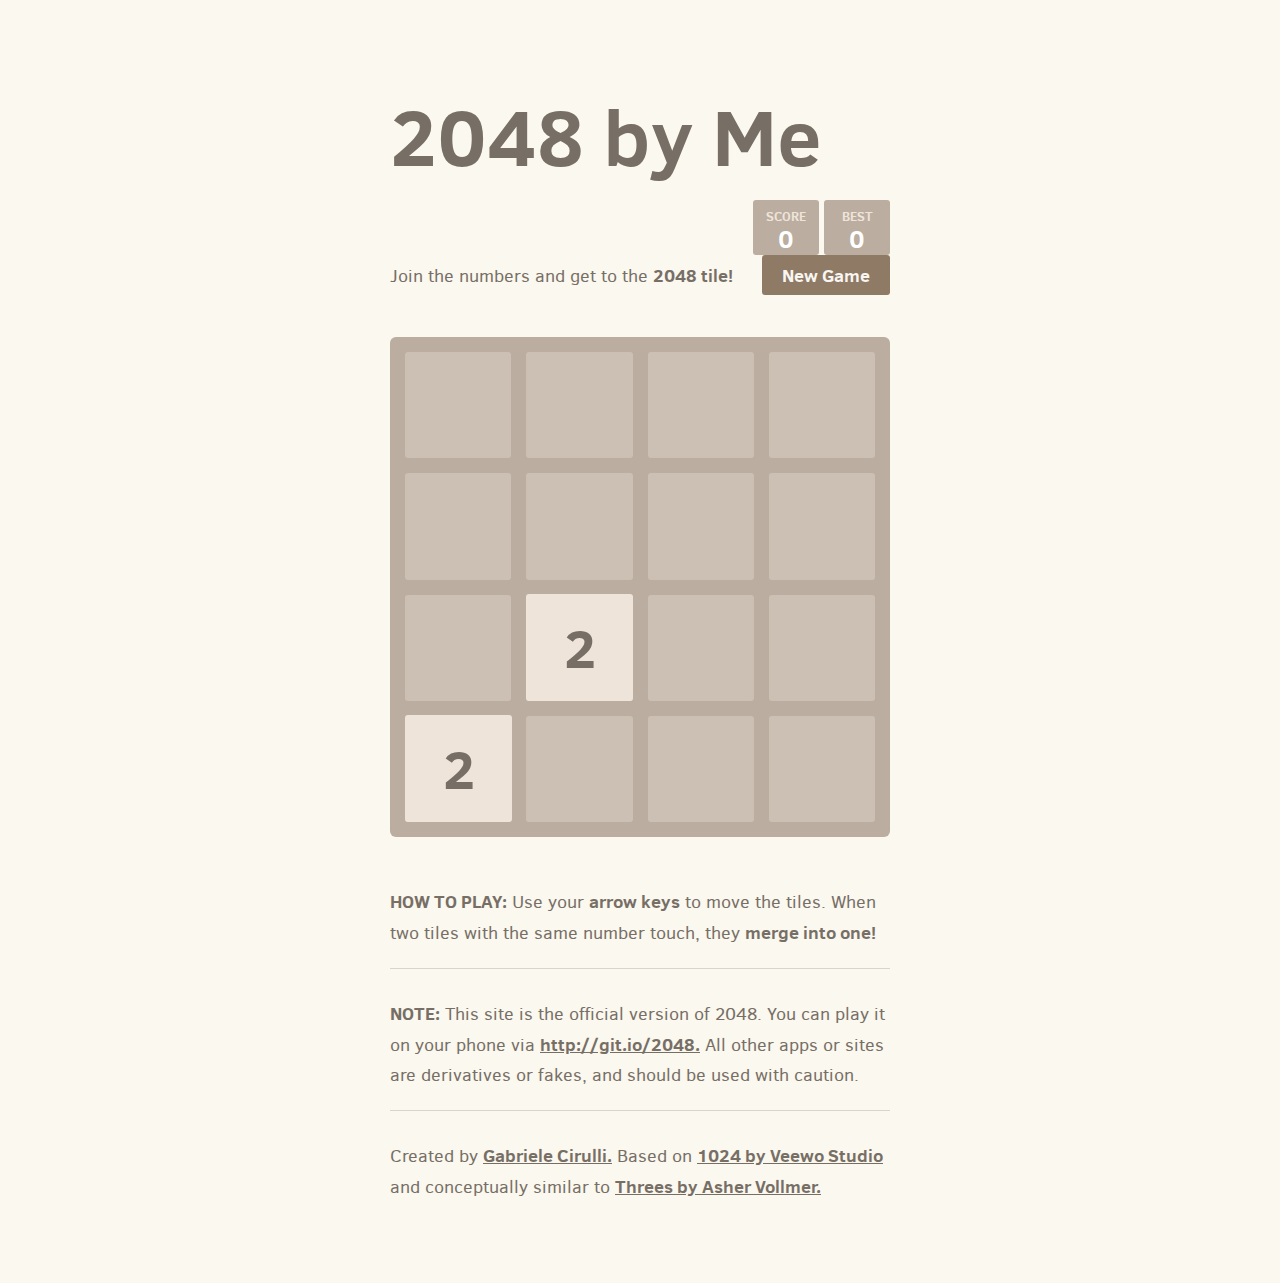
<file: Host using AWS Amplify/awsGame/index.html>
<!DOCTYPE html>
<html>
<head>
  <meta charset="utf-8">
  <title>2048</title>

  <link href="style/main.css" rel="stylesheet" type="text/css">
  <link rel="shortcut icon" href="favicon.ico">
  <link rel="apple-touch-icon" href="meta/apple-touch-icon.png">
  <link rel="apple-touch-startup-image" href="meta/apple-touch-startup-image-640x1096.png" media="(device-width: 320px) and (device-height: 568px) and (-webkit-device-pixel-ratio: 2)"> <!-- iPhone 5+ -->
  <link rel="apple-touch-startup-image" href="meta/apple-touch-startup-image-640x920.png"  media="(device-width: 320px) and (device-height: 480px) and (-webkit-device-pixel-ratio: 2)"> <!-- iPhone, retina -->
  <meta name="apple-mobile-web-app-capable" content="yes">
  <meta name="apple-mobile-web-app-status-bar-style" content="black">

  <meta name="HandheldFriendly" content="True">
  <meta name="MobileOptimized" content="320">
  <meta name="viewport" content="width=device-width, target-densitydpi=160dpi, initial-scale=1.0, maximum-scale=1, user-scalable=no, minimal-ui">
</head>
<body>
  <div class="container">
    <div class="heading">
      <h1 class="title">2048 by Me</h1>
      <div class="scores-container">
        <div class="score-container">0</div>
        <div class="best-container">0</div>
      </div>
    </div>
    <div class="above-game">
      <p class="game-intro">Join the numbers and get to the <strong>2048 tile!</strong></p>
      <a class="restart-button">New Game</a>
    </div>

    <div class="game-container">
      <div class="game-message">
        <p></p>
        <div class="lower">
	        <a class="keep-playing-button">Keep going</a>
          <a class="retry-button">Try again</a>
        </div>
      </div>

      <div class="grid-container">
        <div class="grid-row">
          <div class="grid-cell"></div>
          <div class="grid-cell"></div>
          <div class="grid-cell"></div>
          <div class="grid-cell"></div>
        </div>
        <div class="grid-row">
          <div class="grid-cell"></div>
          <div class="grid-cell"></div>
          <div class="grid-cell"></div>
          <div class="grid-cell"></div>
        </div>
        <div class="grid-row">
          <div class="grid-cell"></div>
          <div class="grid-cell"></div>
          <div class="grid-cell"></div>
          <div class="grid-cell"></div>
        </div>
        <div class="grid-row">
          <div class="grid-cell"></div>
          <div class="grid-cell"></div>
          <div class="grid-cell"></div>
          <div class="grid-cell"></div>
        </div>
      </div>

      <div class="tile-container">

      </div>
    </div>

    <p class="game-explanation">
      <strong class="important">How to play:</strong> Use your <strong>arrow keys</strong> to move the tiles. When two tiles with the same number touch, they <strong>merge into one!</strong>
    </p>
    <hr>
    <p>
    <strong class="important">Note:</strong> This site is the official version of 2048. You can play it on your phone via <a href="http://git.io/2048">http://git.io/2048.</a> All other apps or sites are derivatives or fakes, and should be used with caution.
    </p>
    <hr>
    <p>
    Created by <a href="http://gabrielecirulli.com" target="_blank">Gabriele Cirulli.</a> Based on <a href="https://itunes.apple.com/us/app/1024!/id823499224" target="_blank">1024 by Veewo Studio</a> and conceptually similar to <a href="http://asherv.com/threes/" target="_blank">Threes by Asher Vollmer.</a>
    </p>
  </div>

  <script src="js/bind_polyfill.js"></script>
  <script src="js/classlist_polyfill.js"></script>
  <script src="js/animframe_polyfill.js"></script>
  <script src="js/keyboard_input_manager.js"></script>
  <script src="js/html_actuator.js"></script>
  <script src="js/grid.js"></script>
  <script src="js/tile.js"></script>
  <script src="js/local_storage_manager.js"></script>
  <script src="js/game_manager.js"></script>
  <script src="js/application.js"></script>
</body>
</html>
</file>
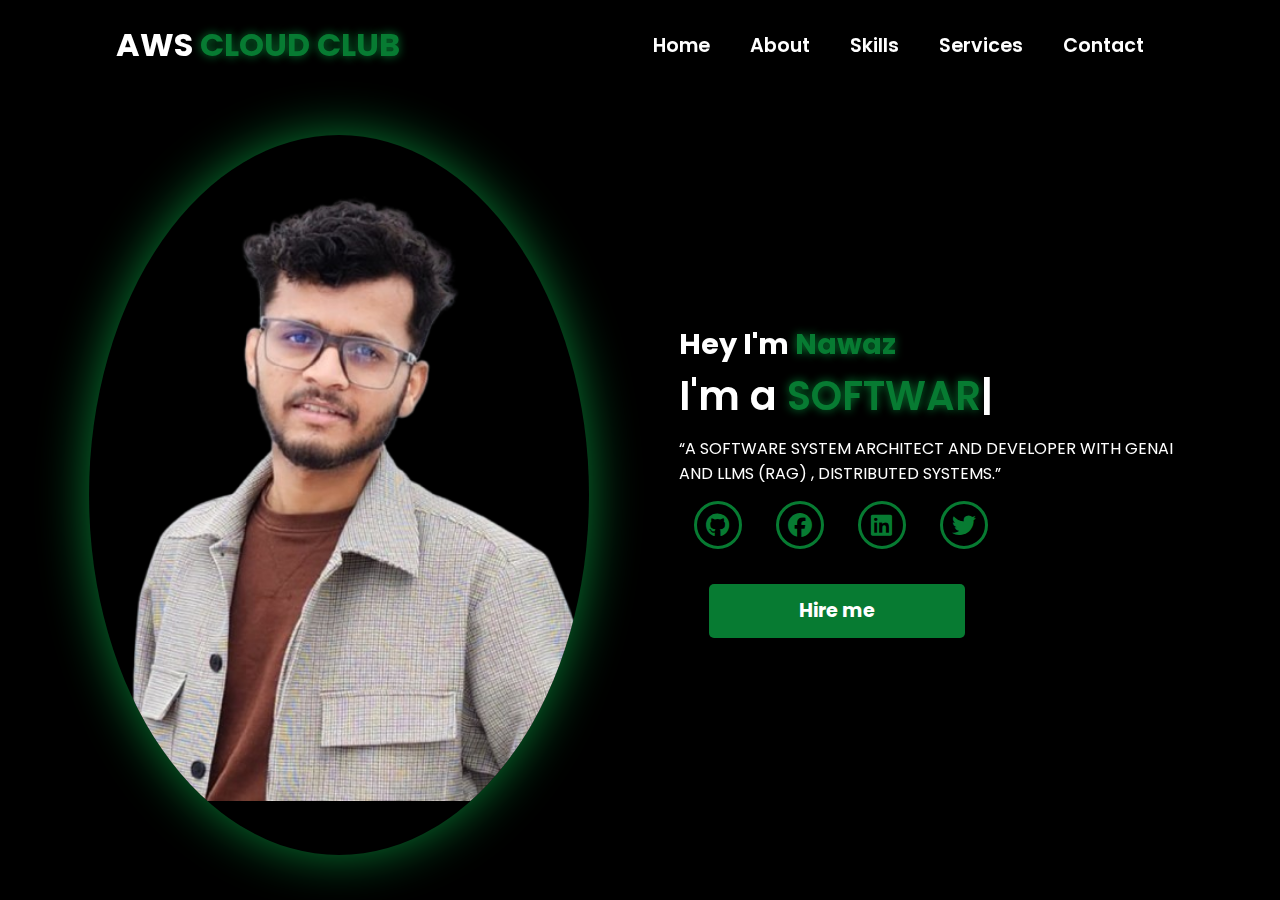
<file: Host Using S3/portfolio/index.html>
<!DOCTYPE html>
<html lang="en">
<head>
    <meta charset="UTF-8">
    <meta name="viewport" content="width=device-width, initial-scale=1.0">
    <link rel="stylesheet" href="https://cdnjs.cloudflare.com/ajax/libs/font-awesome/6.5.1/css/all.min.css">
    <link rel="stylesheet" href="https://unpkg.com/aos@next/dist/aos.css" />
    <link rel="stylesheet" href="style.css">


    
    <title>AWS CC PICT</title>
   
</head>
<body>
    <nav>
        <div class="nav-container">
            <div class="logo" data-aos="zoom-in" data-aos-duration="1500">
    <!-- put your name here --------------------- -->

                AWS <span>CLOUD CLUB</span>
            </div>
            <div class="links">
                <div class="link" data-aos="fade-up" data-aos-duration="1500" data-aos-delay="100"><a href="#">Home</a></div>
                <div class="link" data-aos="fade-up" data-aos-duration="1500" data-aos-delay="200"><a href="#">About</a></div>
                <div class="link" data-aos="fade-up" data-aos-duration="1500" data-aos-delay="300"><a href="#">Skills</a></div>
                <div class="link" data-aos="fade-up" data-aos-duration="1500" data-aos-delay="400"><a href="#">Services</a></div>
                <div class="link" data-aos="fade-up" data-aos-duration="1500" data-aos-delay="500"><a href="#">Contact</a></div>
        </div>
        <i class="fa-solid fa-bars hamburg" onclick="hamburg()"></i>
    </div>
        <div class="dropdown">
            <div class="links">
                <a href="#">Home</a>
                <a href="#">About</a>
                <a href="#">Skills</a>
                <a href="#">Service</a>
                <a href="#">Contact</a>
                <i class="fa-solid fa-xmark cancel" onclick="cancel()"></i>
            </div>
        </div>
    </nav>
    <section>
        <div class="main-container">
            <div class="image" data-aos="zoom-out" data-aos-duration="3000">
                <img src="main.png" alt="">
            </div>
            <div class="content">
                <h1 data-aos="fade-left" data-aos-duration="1500" data-aos-delay="700">Hey I'm <span>Nawaz</span></h1>
                <div class="typewriter" data-aos="fade-right" data-aos-duration="1500" data-aos-delay="900">I'm a <span class="typewriter-text"></span><label for="">|</label></div>
                <p data-aos="flip-down" data-aos-duration="1500" data-aos-delay="1100">“A SOFTWARE SYSTEM ARCHITECT AND DEVELOPER WITH GENAI AND LLMS (RAG) , DISTRIBUTED SYSTEMS.”</p>
                <div class="social-links">
                    <a href="#" data-aos="fade-up" data-aos-duration="1500" data-aos-delay="1300"><i class="fa-brands fa-github"></i></a>
                    <a href="#" data-aos="fade-up" data-aos-duration="1500" data-aos-delay="1400"><i class="fa-brands fa-facebook"></i></a>
                    <a href="#" data-aos="fade-up" data-aos-duration="1500" data-aos-delay="1500"><i class="fa-brands fa-linkedin"></i></a>
                    <a href="#" data-aos="fade-up" data-aos-duration="1500" data-aos-delay="1600"><i class="fa-brands fa-twitter"></i></a>
                </div>
                <div class="btn" data-aos="zoom-in" data-aos-duration="1500" data-aos-delay="1800">
                    <button>Hire me</button>
                </div>
            </div>
        </div>
    </section>
    <script src="https://unpkg.com/aos@next/dist/aos.js"></script>
    <script>
      AOS.init({offset:0});
    </script>
    <script src="script.js"></script>
</body>
</html>
</file>
<file: Host using AWS Amplify/awsGame/style/main.css>
@import url(fonts/clear-sans.css);
html, body {
  margin: 0;
  padding: 0;
  background: #faf8ef;
  color: #776e65;
  font-family: "Clear Sans", "Helvetica Neue", Arial, sans-serif;
  font-size: 18px; }

body {
  margin: 80px 0; }

.heading:after {
  content: "";
  display: block;
  clear: both; }

h1.title {
  font-size: 80px;
  font-weight: bold;
  margin: 0;
  display: block;
  float: left; }

@-webkit-keyframes move-up {
  0% {
    top: 25px;
    opacity: 1; }

  100% {
    top: -50px;
    opacity: 0; } }
@-moz-keyframes move-up {
  0% {
    top: 25px;
    opacity: 1; }

  100% {
    top: -50px;
    opacity: 0; } }
@keyframes move-up {
  0% {
    top: 25px;
    opacity: 1; }

  100% {
    top: -50px;
    opacity: 0; } }
.scores-container {
  float: right;
  text-align: right; }

.score-container, .best-container {
  position: relative;
  display: inline-block;
  background: #bbada0;
  padding: 15px 25px;
  font-size: 25px;
  height: 25px;
  line-height: 47px;
  font-weight: bold;
  border-radius: 3px;
  color: white;
  margin-top: 8px;
  text-align: center; }
  .score-container:after, .best-container:after {
    position: absolute;
    width: 100%;
    top: 10px;
    left: 0;
    text-transform: uppercase;
    font-size: 13px;
    line-height: 13px;
    text-align: center;
    color: #eee4da; }
  .score-container .score-addition, .best-container .score-addition {
    position: absolute;
    right: 30px;
    color: red;
    font-size: 25px;
    line-height: 25px;
    font-weight: bold;
    color: rgba(119, 110, 101, 0.9);
    z-index: 100;
    -webkit-animation: move-up 600ms ease-in;
    -moz-animation: move-up 600ms ease-in;
    animation: move-up 600ms ease-in;
    -webkit-animation-fill-mode: both;
    -moz-animation-fill-mode: both;
    animation-fill-mode: both; }

.score-container:after {
  content: "Score"; }

.best-container:after {
  content: "Best"; }

p {
  margin-top: 0;
  margin-bottom: 10px;
  line-height: 1.65; }

a {
  color: #776e65;
  font-weight: bold;
  text-decoration: underline;
  cursor: pointer; }

strong.important {
  text-transform: uppercase; }

hr {
  border: none;
  border-bottom: 1px solid #d8d4d0;
  margin-top: 20px;
  margin-bottom: 30px; }

.container {
  width: 500px;
  margin: 0 auto; }

@-webkit-keyframes fade-in {
  0% {
    opacity: 0; }

  100% {
    opacity: 1; } }
@-moz-keyframes fade-in {
  0% {
    opacity: 0; }

  100% {
    opacity: 1; } }
@keyframes fade-in {
  0% {
    opacity: 0; }

  100% {
    opacity: 1; } }
.game-container {
  margin-top: 40px;
  position: relative;
  padding: 15px;
  cursor: default;
  -webkit-touch-callout: none;
  -ms-touch-callout: none;
  -webkit-user-select: none;
  -moz-user-select: none;
  -ms-user-select: none;
  -ms-touch-action: none;
  touch-action: none;
  background: #bbada0;
  border-radius: 6px;
  width: 500px;
  height: 500px;
  -webkit-box-sizing: border-box;
  -moz-box-sizing: border-box;
  box-sizing: border-box; }
  .game-container .game-message {
    display: none;
    position: absolute;
    top: 0;
    right: 0;
    bottom: 0;
    left: 0;
    background: rgba(238, 228, 218, 0.5);
    z-index: 100;
    text-align: center;
    -webkit-animation: fade-in 800ms ease 1200ms;
    -moz-animation: fade-in 800ms ease 1200ms;
    animation: fade-in 800ms ease 1200ms;
    -webkit-animation-fill-mode: both;
    -moz-animation-fill-mode: both;
    animation-fill-mode: both; }
    .game-container .game-message p {
      font-size: 60px;
      font-weight: bold;
      height: 60px;
      line-height: 60px;
      margin-top: 222px; }
    .game-container .game-message .lower {
      display: block;
      margin-top: 59px; }
    .game-container .game-message a {
      display: inline-block;
      background: #8f7a66;
      border-radius: 3px;
      padding: 0 20px;
      text-decoration: none;
      color: #f9f6f2;
      height: 40px;
      line-height: 42px;
      margin-left: 9px; }
      .game-container .game-message a.keep-playing-button {
        display: none; }
    .game-container .game-message.game-won {
      background: rgba(237, 194, 46, 0.5);
      color: #f9f6f2; }
      .game-container .game-message.game-won a.keep-playing-button {
        display: inline-block; }
    .game-container .game-message.game-won, .game-container .game-message.game-over {
      display: block; }

.grid-container {
  position: absolute;
  z-index: 1; }

.grid-row {
  margin-bottom: 15px; }
  .grid-row:last-child {
    margin-bottom: 0; }
  .grid-row:after {
    content: "";
    display: block;
    clear: both; }

.grid-cell {
  width: 106.25px;
  height: 106.25px;
  margin-right: 15px;
  float: left;
  border-radius: 3px;
  background: rgba(238, 228, 218, 0.35); }
  .grid-cell:last-child {
    margin-right: 0; }

.tile-container {
  position: absolute;
  z-index: 2; }

.tile, .tile .tile-inner {
  width: 107px;
  height: 107px;
  line-height: 107px; }
.tile.tile-position-1-1 {
  -webkit-transform: translate(0px, 0px);
  -moz-transform: translate(0px, 0px);
  -ms-transform: translate(0px, 0px);
  transform: translate(0px, 0px); }
.tile.tile-position-1-2 {
  -webkit-transform: translate(0px, 121px);
  -moz-transform: translate(0px, 121px);
  -ms-transform: translate(0px, 121px);
  transform: translate(0px, 121px); }
.tile.tile-position-1-3 {
  -webkit-transform: translate(0px, 242px);
  -moz-transform: translate(0px, 242px);
  -ms-transform: translate(0px, 242px);
  transform: translate(0px, 242px); }
.tile.tile-position-1-4 {
  -webkit-transform: translate(0px, 363px);
  -moz-transform: translate(0px, 363px);
  -ms-transform: translate(0px, 363px);
  transform: translate(0px, 363px); }
.tile.tile-position-2-1 {
  -webkit-transform: translate(121px, 0px);
  -moz-transform: translate(121px, 0px);
  -ms-transform: translate(121px, 0px);
  transform: translate(121px, 0px); }
.tile.tile-position-2-2 {
  -webkit-transform: translate(121px, 121px);
  -moz-transform: translate(121px, 121px);
  -ms-transform: translate(121px, 121px);
  transform: translate(121px, 121px); }
.tile.tile-position-2-3 {
  -webkit-transform: translate(121px, 242px);
  -moz-transform: translate(121px, 242px);
  -ms-transform: translate(121px, 242px);
  transform: translate(121px, 242px); }
.tile.tile-position-2-4 {
  -webkit-transform: translate(121px, 363px);
  -moz-transform: translate(121px, 363px);
  -ms-transform: translate(121px, 363px);
  transform: translate(121px, 363px); }
.tile.tile-position-3-1 {
  -webkit-transform: translate(242px, 0px);
  -moz-transform: translate(242px, 0px);
  -ms-transform: translate(242px, 0px);
  transform: translate(242px, 0px); }
.tile.tile-position-3-2 {
  -webkit-transform: translate(242px, 121px);
  -moz-transform: translate(242px, 121px);
  -ms-transform: translate(242px, 121px);
  transform: translate(242px, 121px); }
.tile.tile-position-3-3 {
  -webkit-transform: translate(242px, 242px);
  -moz-transform: translate(242px, 242px);
  -ms-transform: translate(242px, 242px);
  transform: translate(242px, 242px); }
.tile.tile-position-3-4 {
  -webkit-transform: translate(242px, 363px);
  -moz-transform: translate(242px, 363px);
  -ms-transform: translate(242px, 363px);
  transform: translate(242px, 363px); }
.tile.tile-position-4-1 {
  -webkit-transform: translate(363px, 0px);
  -moz-transform: translate(363px, 0px);
  -ms-transform: translate(363px, 0px);
  transform: translate(363px, 0px); }
.tile.tile-position-4-2 {
  -webkit-transform: translate(363px, 121px);
  -moz-transform: translate(363px, 121px);
  -ms-transform: translate(363px, 121px);
  transform: translate(363px, 121px); }
.tile.tile-position-4-3 {
  -webkit-transform: translate(363px, 242px);
  -moz-transform: translate(363px, 242px);
  -ms-transform: translate(363px, 242px);
  transform: translate(363px, 242px); }
.tile.tile-position-4-4 {
  -webkit-transform: translate(363px, 363px);
  -moz-transform: translate(363px, 363px);
  -ms-transform: translate(363px, 363px);
  transform: translate(363px, 363px); }

.tile {
  position: absolute;
  -webkit-transition: 100ms ease-in-out;
  -moz-transition: 100ms ease-in-out;
  transition: 100ms ease-in-out;
  -webkit-transition-property: -webkit-transform;
  -moz-transition-property: -moz-transform;
  transition-property: transform; }
  .tile .tile-inner {
    border-radius: 3px;
    background: #eee4da;
    text-align: center;
    font-weight: bold;
    z-index: 10;
    font-size: 55px; }
  .tile.tile-2 .tile-inner {
    background: #eee4da;
    box-shadow: 0 0 30px 10px rgba(243, 215, 116, 0), inset 0 0 0 1px rgba(255, 255, 255, 0); }
  .tile.tile-4 .tile-inner {
    background: #ede0c8;
    box-shadow: 0 0 30px 10px rgba(243, 215, 116, 0), inset 0 0 0 1px rgba(255, 255, 255, 0); }
  .tile.tile-8 .tile-inner {
    color: #f9f6f2;
    background: #f2b179; }
  .tile.tile-16 .tile-inner {
    color: #f9f6f2;
    background: #f59563; }
  .tile.tile-32 .tile-inner {
    color: #f9f6f2;
    background: #f67c5f; }
  .tile.tile-64 .tile-inner {
    color: #f9f6f2;
    background: #f65e3b; }
  .tile.tile-128 .tile-inner {
    color: #f9f6f2;
    background: #edcf72;
    box-shadow: 0 0 30px 10px rgba(243, 215, 116, 0.2381), inset 0 0 0 1px rgba(255, 255, 255, 0.14286);
    font-size: 45px; }
    @media screen and (max-width: 520px) {
      .tile.tile-128 .tile-inner {
        font-size: 25px; } }
  .tile.tile-256 .tile-inner {
    color: #f9f6f2;
    background: #edcc61;
    box-shadow: 0 0 30px 10px rgba(243, 215, 116, 0.31746), inset 0 0 0 1px rgba(255, 255, 255, 0.19048);
    font-size: 45px; }
    @media screen and (max-width: 520px) {
      .tile.tile-256 .tile-inner {
        font-size: 25px; } }
  .tile.tile-512 .tile-inner {
    color: #f9f6f2;
    background: #edc850;
    box-shadow: 0 0 30px 10px rgba(243, 215, 116, 0.39683), inset 0 0 0 1px rgba(255, 255, 255, 0.2381);
    font-size: 45px; }
    @media screen and (max-width: 520px) {
      .tile.tile-512 .tile-inner {
        font-size: 25px; } }
  .tile.tile-1024 .tile-inner {
    color: #f9f6f2;
    background: #edc53f;
    box-shadow: 0 0 30px 10px rgba(243, 215, 116, 0.47619), inset 0 0 0 1px rgba(255, 255, 255, 0.28571);
    font-size: 35px; }
    @media screen and (max-width: 520px) {
      .tile.tile-1024 .tile-inner {
        font-size: 15px; } }
  .tile.tile-2048 .tile-inner {
    color: #f9f6f2;
    background: #edc22e;
    box-shadow: 0 0 30px 10px rgba(243, 215, 116, 0.55556), inset 0 0 0 1px rgba(255, 255, 255, 0.33333);
    font-size: 35px; }
    @media screen and (max-width: 520px) {
      .tile.tile-2048 .tile-inner {
        font-size: 15px; } }
  .tile.tile-super .tile-inner {
    color: #f9f6f2;
    background: #3c3a32;
    font-size: 30px; }
    @media screen and (max-width: 520px) {
      .tile.tile-super .tile-inner {
        font-size: 10px; } }

@-webkit-keyframes appear {
  0% {
    opacity: 0;
    -webkit-transform: scale(0);
    -moz-transform: scale(0);
    -ms-transform: scale(0);
    transform: scale(0); }

  100% {
    opacity: 1;
    -webkit-transform: scale(1);
    -moz-transform: scale(1);
    -ms-transform: scale(1);
    transform: scale(1); } }
@-moz-keyframes appear {
  0% {
    opacity: 0;
    -webkit-transform: scale(0);
    -moz-transform: scale(0);
    -ms-transform: scale(0);
    transform: scale(0); }

  100% {
    opacity: 1;
    -webkit-transform: scale(1);
    -moz-transform: scale(1);
    -ms-transform: scale(1);
    transform: scale(1); } }
@keyframes appear {
  0% {
    opacity: 0;
    -webkit-transform: scale(0);
    -moz-transform: scale(0);
    -ms-transform: scale(0);
    transform: scale(0); }

  100% {
    opacity: 1;
    -webkit-transform: scale(1);
    -moz-transform: scale(1);
    -ms-transform: scale(1);
    transform: scale(1); } }
.tile-new .tile-inner {
  -webkit-animation: appear 200ms ease 100ms;
  -moz-animation: appear 200ms ease 100ms;
  animation: appear 200ms ease 100ms;
  -webkit-animation-fill-mode: backwards;
  -moz-animation-fill-mode: backwards;
  animation-fill-mode: backwards; }

@-webkit-keyframes pop {
  0% {
    -webkit-transform: scale(0);
    -moz-transform: scale(0);
    -ms-transform: scale(0);
    transform: scale(0); }

  50% {
    -webkit-transform: scale(1.2);
    -moz-transform: scale(1.2);
    -ms-transform: scale(1.2);
    transform: scale(1.2); }

  100% {
    -webkit-transform: scale(1);
    -moz-transform: scale(1);
    -ms-transform: scale(1);
    transform: scale(1); } }
@-moz-keyframes pop {
  0% {
    -webkit-transform: scale(0);
    -moz-transform: scale(0);
    -ms-transform: scale(0);
    transform: scale(0); }

  50% {
    -webkit-transform: scale(1.2);
    -moz-transform: scale(1.2);
    -ms-transform: scale(1.2);
    transform: scale(1.2); }

  100% {
    -webkit-transform: scale(1);
    -moz-transform: scale(1);
    -ms-transform: scale(1);
    transform: scale(1); } }
@keyframes pop {
  0% {
    -webkit-transform: scale(0);
    -moz-transform: scale(0);
    -ms-transform: scale(0);
    transform: scale(0); }

  50% {
    -webkit-transform: scale(1.2);
    -moz-transform: scale(1.2);
    -ms-transform: scale(1.2);
    transform: scale(1.2); }

  100% {
    -webkit-transform: scale(1);
    -moz-transform: scale(1);
    -ms-transform: scale(1);
    transform: scale(1); } }
.tile-merged .tile-inner {
  z-index: 20;
  -webkit-animation: pop 200ms ease 100ms;
  -moz-animation: pop 200ms ease 100ms;
  animation: pop 200ms ease 100ms;
  -webkit-animation-fill-mode: backwards;
  -moz-animation-fill-mode: backwards;
  animation-fill-mode: backwards; }

.above-game:after {
  content: "";
  display: block;
  clear: both; }

.game-intro {
  float: left;
  line-height: 42px;
  margin-bottom: 0; }

.restart-button {
  display: inline-block;
  background: #8f7a66;
  border-radius: 3px;
  padding: 0 20px;
  text-decoration: none;
  color: #f9f6f2;
  height: 40px;
  line-height: 42px;
  display: block;
  text-align: center;
  float: right; }

.game-explanation {
  margin-top: 50px; }

@media screen and (max-width: 520px) {
  html, body {
    font-size: 15px; }

  body {
    margin: 20px 0;
    padding: 0 20px; }

  h1.title {
    font-size: 27px;
    margin-top: 15px; }

  .container {
    width: 280px;
    margin: 0 auto; }

  .score-container, .best-container {
    margin-top: 0;
    padding: 15px 10px;
    min-width: 40px; }

  .heading {
    margin-bottom: 10px; }

  .game-intro {
    width: 55%;
    display: block;
    box-sizing: border-box;
    line-height: 1.65; }

  .restart-button {
    width: 42%;
    padding: 0;
    display: block;
    box-sizing: border-box;
    margin-top: 2px; }

  .game-container {
    margin-top: 17px;
    position: relative;
    padding: 10px;
    cursor: default;
    -webkit-touch-callout: none;
    -ms-touch-callout: none;
    -webkit-user-select: none;
    -moz-user-select: none;
    -ms-user-select: none;
    -ms-touch-action: none;
    touch-action: none;
    background: #bbada0;
    border-radius: 6px;
    width: 280px;
    height: 280px;
    -webkit-box-sizing: border-box;
    -moz-box-sizing: border-box;
    box-sizing: border-box; }
    .game-container .game-message {
      display: none;
      position: absolute;
      top: 0;
      right: 0;
      bottom: 0;
      left: 0;
      background: rgba(238, 228, 218, 0.5);
      z-index: 100;
      text-align: center;
      -webkit-animation: fade-in 800ms ease 1200ms;
      -moz-animation: fade-in 800ms ease 1200ms;
      animation: fade-in 800ms ease 1200ms;
      -webkit-animation-fill-mode: both;
      -moz-animation-fill-mode: both;
      animation-fill-mode: both; }
      .game-container .game-message p {
        font-size: 60px;
        font-weight: bold;
        height: 60px;
        line-height: 60px;
        margin-top: 222px; }
      .game-container .game-message .lower {
        display: block;
        margin-top: 59px; }
      .game-container .game-message a {
        display: inline-block;
        background: #8f7a66;
        border-radius: 3px;
        padding: 0 20px;
        text-decoration: none;
        color: #f9f6f2;
        height: 40px;
        line-height: 42px;
        margin-left: 9px; }
        .game-container .game-message a.keep-playing-button {
          display: none; }
      .game-container .game-message.game-won {
        background: rgba(237, 194, 46, 0.5);
        color: #f9f6f2; }
        .game-container .game-message.game-won a.keep-playing-button {
          display: inline-block; }
      .game-container .game-message.game-won, .game-container .game-message.game-over {
        display: block; }

  .grid-container {
    position: absolute;
    z-index: 1; }

  .grid-row {
    margin-bottom: 10px; }
    .grid-row:last-child {
      margin-bottom: 0; }
    .grid-row:after {
      content: "";
      display: block;
      clear: both; }

  .grid-cell {
    width: 57.5px;
    height: 57.5px;
    margin-right: 10px;
    float: left;
    border-radius: 3px;
    background: rgba(238, 228, 218, 0.35); }
    .grid-cell:last-child {
      margin-right: 0; }

  .tile-container {
    position: absolute;
    z-index: 2; }

  .tile, .tile .tile-inner {
    width: 58px;
    height: 58px;
    line-height: 58px; }
  .tile.tile-position-1-1 {
    -webkit-transform: translate(0px, 0px);
    -moz-transform: translate(0px, 0px);
    -ms-transform: translate(0px, 0px);
    transform: translate(0px, 0px); }
  .tile.tile-position-1-2 {
    -webkit-transform: translate(0px, 67px);
    -moz-transform: translate(0px, 67px);
    -ms-transform: translate(0px, 67px);
    transform: translate(0px, 67px); }
  .tile.tile-position-1-3 {
    -webkit-transform: translate(0px, 135px);
    -moz-transform: translate(0px, 135px);
    -ms-transform: translate(0px, 135px);
    transform: translate(0px, 135px); }
  .tile.tile-position-1-4 {
    -webkit-transform: translate(0px, 202px);
    -moz-transform: translate(0px, 202px);
    -ms-transform: translate(0px, 202px);
    transform: translate(0px, 202px); }
  .tile.tile-position-2-1 {
    -webkit-transform: translate(67px, 0px);
    -moz-transform: translate(67px, 0px);
    -ms-transform: translate(67px, 0px);
    transform: translate(67px, 0px); }
  .tile.tile-position-2-2 {
    -webkit-transform: translate(67px, 67px);
    -moz-transform: translate(67px, 67px);
    -ms-transform: translate(67px, 67px);
    transform: translate(67px, 67px); }
  .tile.tile-position-2-3 {
    -webkit-transform: translate(67px, 135px);
    -moz-transform: translate(67px, 135px);
    -ms-transform: translate(67px, 135px);
    transform: translate(67px, 135px); }
  .tile.tile-position-2-4 {
    -webkit-transform: translate(67px, 202px);
    -moz-transform: translate(67px, 202px);
    -ms-transform: translate(67px, 202px);
    transform: translate(67px, 202px); }
  .tile.tile-position-3-1 {
    -webkit-transform: translate(135px, 0px);
    -moz-transform: translate(135px, 0px);
    -ms-transform: translate(135px, 0px);
    transform: translate(135px, 0px); }
  .tile.tile-position-3-2 {
    -webkit-transform: translate(135px, 67px);
    -moz-transform: translate(135px, 67px);
    -ms-transform: translate(135px, 67px);
    transform: translate(135px, 67px); }
  .tile.tile-position-3-3 {
    -webkit-transform: translate(135px, 135px);
    -moz-transform: translate(135px, 135px);
    -ms-transform: translate(135px, 135px);
    transform: translate(135px, 135px); }
  .tile.tile-position-3-4 {
    -webkit-transform: translate(135px, 202px);
    -moz-transform: translate(135px, 202px);
    -ms-transform: translate(135px, 202px);
    transform: translate(135px, 202px); }
  .tile.tile-position-4-1 {
    -webkit-transform: translate(202px, 0px);
    -moz-transform: translate(202px, 0px);
    -ms-transform: translate(202px, 0px);
    transform: translate(202px, 0px); }
  .tile.tile-position-4-2 {
    -webkit-transform: translate(202px, 67px);
    -moz-transform: translate(202px, 67px);
    -ms-transform: translate(202px, 67px);
    transform: translate(202px, 67px); }
  .tile.tile-position-4-3 {
    -webkit-transform: translate(202px, 135px);
    -moz-transform: translate(202px, 135px);
    -ms-transform: translate(202px, 135px);
    transform: translate(202px, 135px); }
  .tile.tile-position-4-4 {
    -webkit-transform: translate(202px, 202px);
    -moz-transform: translate(202px, 202px);
    -ms-transform: translate(202px, 202px);
    transform: translate(202px, 202px); }

  .tile .tile-inner {
    font-size: 35px; }

  .game-message p {
    font-size: 30px !important;
    height: 30px !important;
    line-height: 30px !important;
    margin-top: 90px !important; }
  .game-message .lower {
    margin-top: 30px !important; } }
</file>
<file: Host Using S3/portfolio/style.css>
@import url('https://fonts.googleapis.com/css2?family=Poppins:wght@100;200;300;400;500;600&display=swap');
*{
    padding: 0;
    margin: 0;
    font-family: 'Poppins', sans-serif;
    box-sizing: border-box;
}
body{
    width: 100%;
    height: 100vh;
    overflow: hidden;
    background-color: black;
}
nav{
    width: 100%;
    height: 10vh;
    position: sticky;
}
.nav-container{
    width: 100%;
    height: 100%;
    display: flex;
    justify-content: space-around;
    align-items: center;
}
.logo{
    color: white;
    font-size: 2rem;
    font-weight: bold;
}
.logo span{
    color: #077b32;
    text-shadow: 0 0 10px #077b32;
}
.hamburg,
.cancel{
    cursor: pointer;
    position: absolute;
    right: 15px;
    top: 10px;
    color: white;
    display: none;
    font-size: clamp(2.5rem, 0.5rem + 5vw, 3rem);
}
.nav-container .links{
    display: flex;
}
.nav-container .links a{
    position: relative;
    font-size: 1.2rem;
    color: white;
    margin: 0 20px;
    text-decoration: none;
    font-weight: 550;
    transition: 0.3s linear;
}
.nav-container .links a::before{
    position: absolute;
    content: "";
    bottom: -3px;
    left: 0;
    width: 0%;
    height: 3px;
    background-color: #077b32;
    transition: 0.2s linear;
}
.nav-container .links a:hover::before{
    width: 100%;
}
.nav-container .links a:hover{
    color: #077b32;
}
.dropdown{
    z-index: 100;
    position: absolute;
    top: 0;
    transform: translateY(-500px);
    width: 100%;
    height: auto;
    backdrop-filter: blur(4px) brightness(40%);
    box-shadow:  0 0 20px black;
    transition: 0.2s linear;
}
.dropdown .links a{
    display: flex;
    color: white;
    text-decoration: none;
    justify-content: center;
    padding: 15px 0;
    align-items: center;
    transition: 0.2s linear;
}
.dropdown .links a:hover{
    background-color: #077b32;
}
section{
    width: 100%;
    height: 90vh;
}
.main-container{
    width: 100%;
    height: 100%;
    display: flex;
    justify-content: space-evenly;
    align-items: center;
}
.main-container .image{
    width: 500px;
    height: 80vh;
    border-radius: 100%;
    overflow: hidden;
    box-shadow: 0 0 50px #077b32;
}
.main-container .image img{
    width: 100%;
}
.main-container .image:hover{
    animation: animate 1.5s ease-in-out infinite;
}
@keyframes animate {
    0%{
        scale: 1;
    }
    50%{
        scale: 1.05;
    }
    100%{
        scale: 1;
    }
}
.main-container .content{
    color: white;
    width: 40%;
    min-height: 100px;
}
.content h1{
    font-size: clamp(1rem, 1rem + 5vw, 1.8rem);
}
.content h1 span{
    color: #077b32;
    text-shadow: 0  0 10px #077b32;
}
.content .typewriter{
    font-size: clamp(1rem, 1rem + 5vw, 2.5rem);
    font-weight: 600;
}
.content .typewriter-text{
    color: #077b32;
    text-shadow: 0 0 10px #077b32;
}
.content p{
    font-size: clamp(0.4rem , 0.2rem + 9vw, 1rem);
    margin: 10px 0;
}
.social-links i{
    display: inline-flex;
    justify-content: center;
    align-items: center;
    width: 3rem;
    height: 3rem;
    background-color: transparent;
    border: 0.2rem solid #077b32;
    border-radius: 50%;
    color: #077b32;
    margin: 5px 15px;
    font-size: 1.5rem;
    transition: 0.2s linear;
}
.social-links i:hover{
    scale: 1.3;
    color: black;
    background-color: #077b32;
    filter: drop-shadow(0 0 10px #077b32);
}
.content button{
    width: 50%;
    height: 6vh;
    margin: 30px;
    background-color: #077b32;
    color: white;
    border: none;
    outline: none;
    font-size: 120%;
    font-weight: 700;
    border-radius: 5px;
    transition: 0.2s linear;
}
.content button:hover{
    scale: 1.1;
    color: #077b32;
    border: 2px solid #077b32;
    background-color: transparent;
    font-weight: 700;
    box-shadow: 0 0 40px #077b32;
}
@media (max-width:884px) {
    nav .logo{
        position: absolute;
        top: 16px;
        left: 15px;
        font-size: 1.5rem;
    }
    .main-container {
        display: flex;
        flex-direction: column;
    }
    .nav-container .links{
        display: none;
    }
    .hamburg,
    .cancel{
        display: block;
    }
    .main-container .content{
        width: 80%;
    }
    .social-links i{
        width: 2.5rem;
        height: 2.5rem;
        font-size: 1.5rem;
    }
    .main-container .image{
        z-index: -1;
        width: 50%;
        height: 60%;
    }
}
@media (max-width:440px){
    .main-container .image{
        width: 50%;
        height: 60%;
        margin-bottom: 0px;
    }
    .main-container .content{
        width: 80%;
    }
    .main-container button{
        margin-top: 15px;
    }
}
</file>
